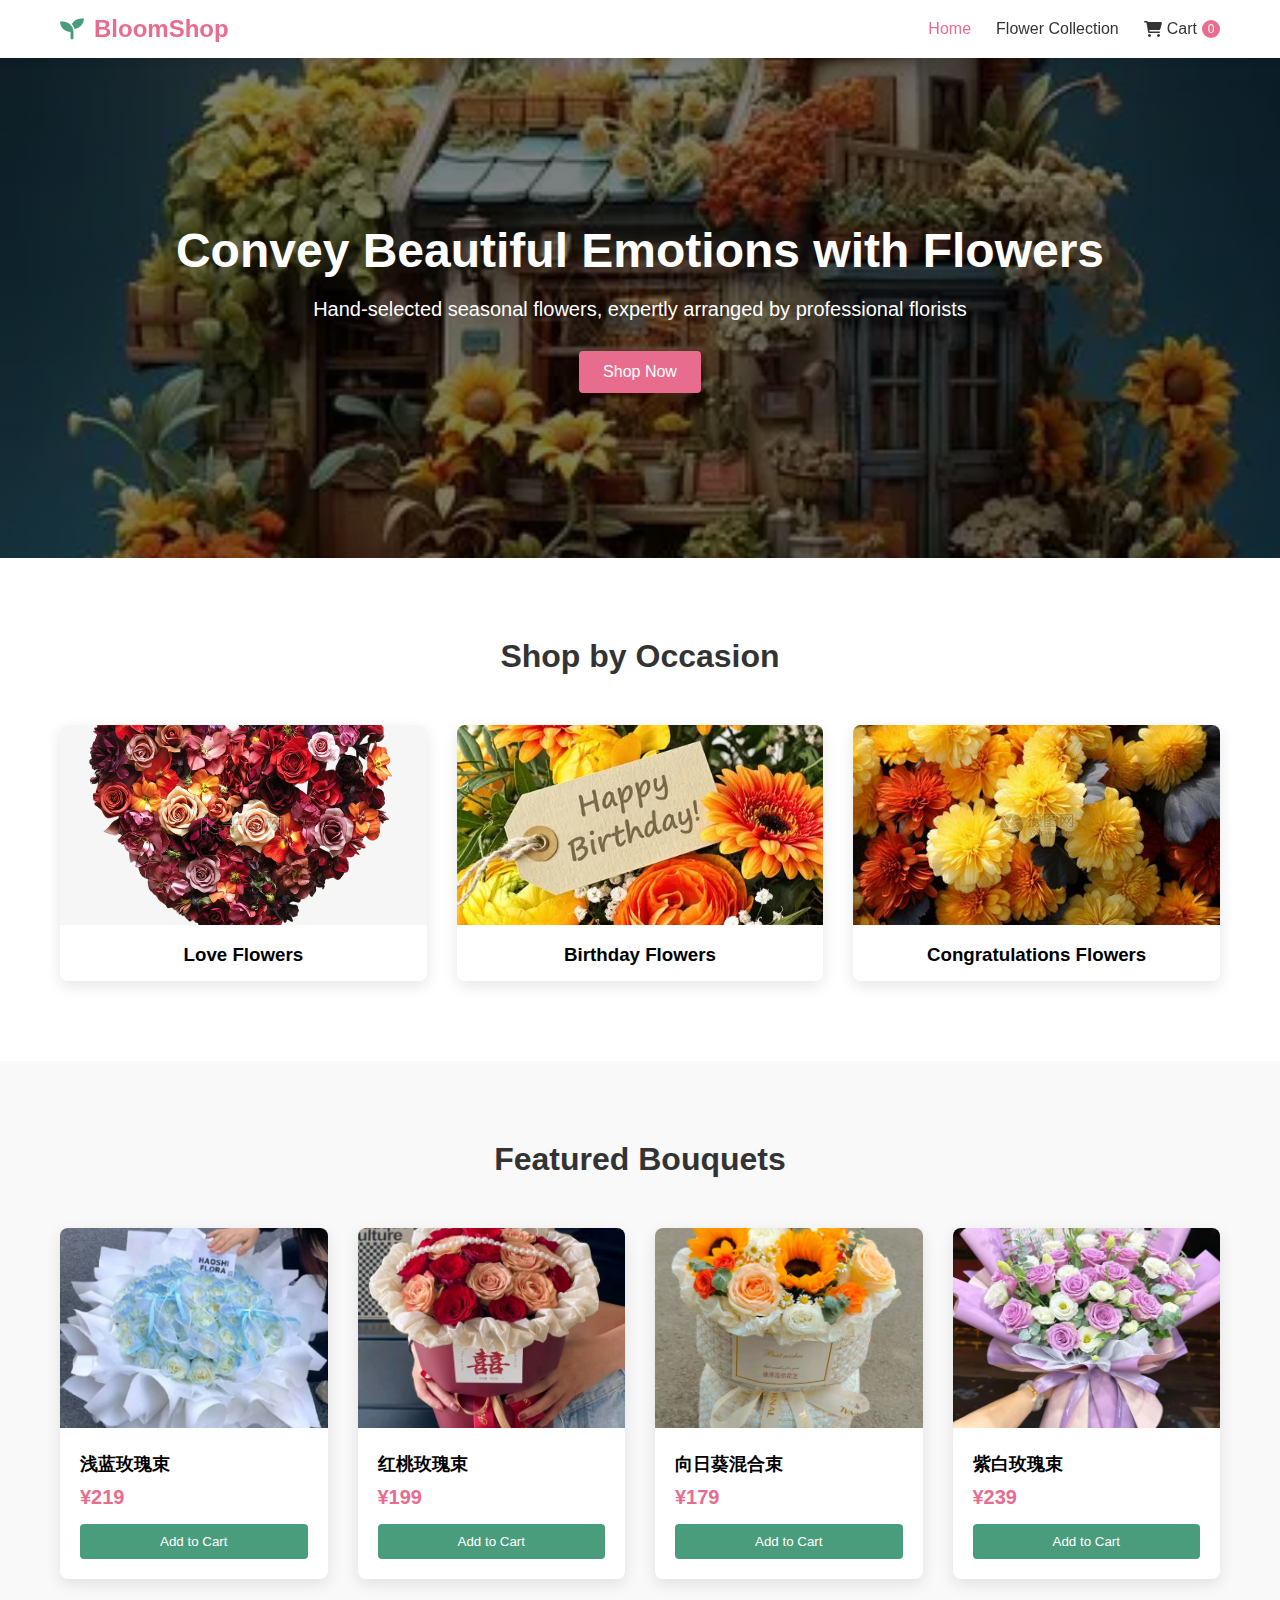
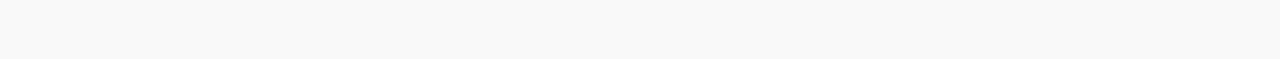
<file: index.html>
<!DOCTYPE html>
<html lang="en">
<head>
    <meta charset="UTF-8">
    <meta name="viewport" content="width=device-width, initial-scale=1.0">
    <title>BloomShop - Online Flower Shop</title>
    <link rel="stylesheet" href="css/style.css">
    <!-- Font Awesome Icon Library -->
    <link rel="stylesheet" href="https://cdnjs.cloudflare.com/ajax/libs/font-awesome/6.0.0/css/all.min.css">
</head>
<body>
    <!-- Navigation Bar -->
    <header class="navbar">
        <div class="container">
            <div class="logo">
                <i class="fas fa-seedling"></i> BloomShop
            </div>
            <nav class="nav-links">
                <a href="index.html" class="active">Home</a>
                <a href="products.html">Flower Collection</a>
                <a href="cart.html">
                    <i class="fas fa-shopping-cart"></i> Cart
                    <span id="cart-count">0</span>
                </a>
            </nav>
        </div>
    </header>

    <!-- Hero Section -->
    <section class="hero">
        <div class="container">
            <h1>Convey Beautiful Emotions with Flowers</h1>
            <p>Hand-selected seasonal flowers, expertly arranged by professional florists</p>
            <a href="products.html" class="btn">Shop Now</a>
        </div>
    </section>

    <!-- Categories Section -->
    <section class="categories">
        <div class="container">
            <h2>Shop by Occasion</h2>
            <div class="category-list">
                <div class="category-item">
                    <img src="images/rose.jpg" alt="Love Flowers">
                    <h3>Love Flowers</h3>
                </div>
                <div class="category-item">
                    <img src="images/birthday.jpg" alt="Birthday Flowers">
                    <h3>Birthday Flowers</h3>
                </div>
                <div class="category-item">
                    <img src="images/congrats.jpg" alt="Congratulations Flowers">
                    <h3>Congratulations Flowers</h3>
                </div>
            </div>
        </div>
    </section>

    <!-- Featured Bouquets Section -->
    <section class="featured-flowers">
        <div class="container">
            <h2>Featured Bouquets</h2>
            <div class="flower-list" id="flower-list">
                <!-- Bouquets will be dynamically generated by JavaScript -->
            </div>
        </div>
    </section>

    <script src="js/flowers.js"></script>
    <script src="js/cart.js"></script>
    <script src="js/index.js"></script>
</body>
</html>
</file>
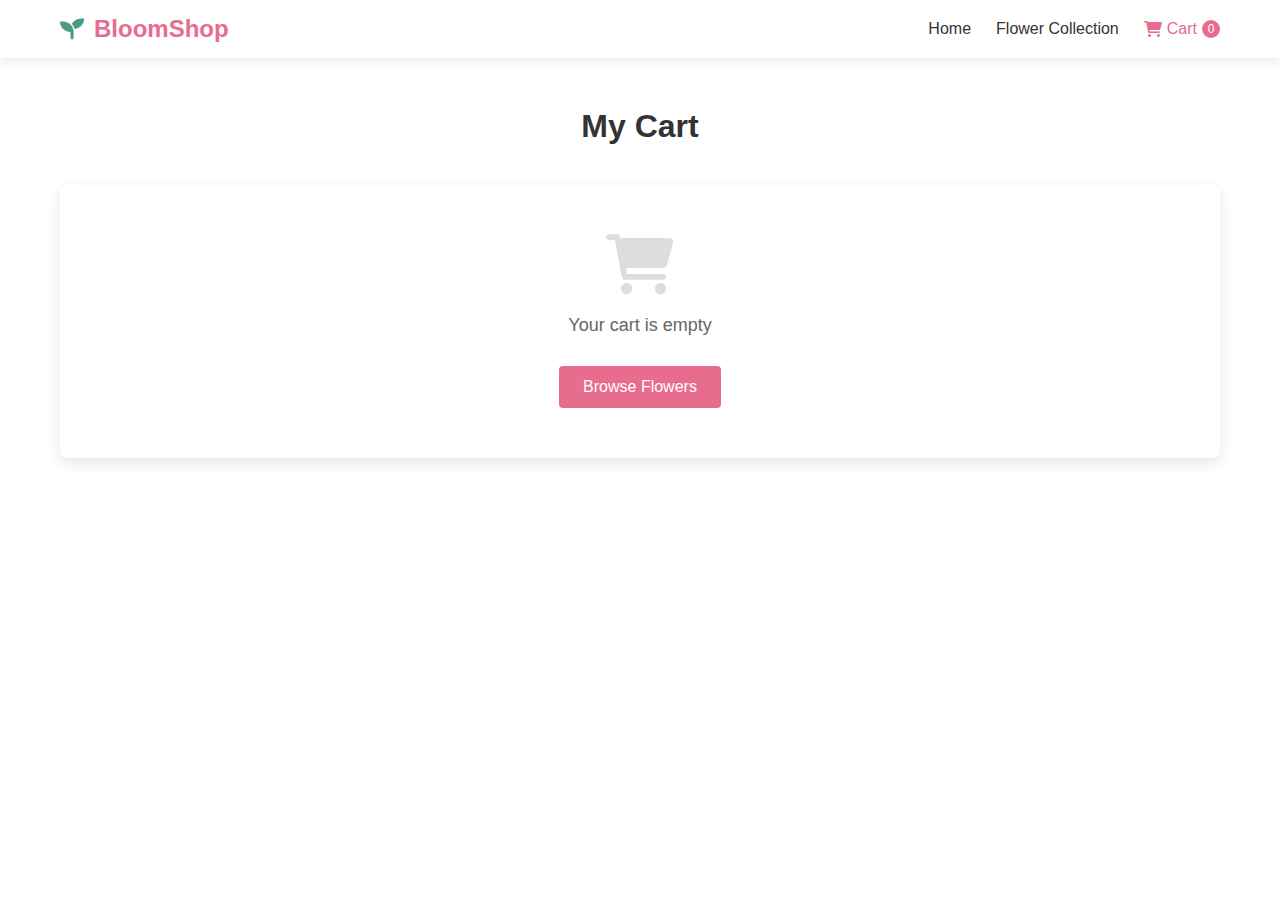
<file: cart.html>
<!DOCTYPE html>
<html lang="en">
<head>
    <meta charset="UTF-8">
    <meta name="viewport" content="width=device-width, initial-scale=1.0">
    <title>Shopping Cart - BloomShop</title>
    <link rel="stylesheet" href="css/style.css">
    <link rel="stylesheet" href="https://cdnjs.cloudflare.com/ajax/libs/font-awesome/6.0.0/css/all.min.css">
</head>
<body>
    <!-- Navigation Bar -->
    <header class="navbar">
        <div class="container">
            <div class="logo">
                <i class="fas fa-seedling"></i> BloomShop
            </div>
            <nav class="nav-links">
                <a href="index.html">Home</a>
                <a href="products.html">Flower Collection</a>
                <a href="cart.html" class="active">
                    <i class="fas fa-shopping-cart"></i> Cart
                    <span id="cart-count">0</span>
                </a>
            </nav>
        </div>
    </header>

    <!-- Shopping Cart Section -->
    <section class="cart-page">
        <div class="container">
            <h1>My Cart</h1>
            
            <div class="cart-container">
                <!-- Displayed when cart is empty -->
                <div id="empty-cart" class="empty-cart">
                    <i class="fas fa-shopping-cart"></i>
                    <p>Your cart is empty</p>
                    <a href="products.html" class="btn">Browse Flowers</a>
                </div>
                
                <!-- Shopping Cart Items List -->
                <div id="cart-items" class="cart-items">
                    <!-- Cart items will be dynamically generated by JavaScript -->
                </div>
                
                <!-- Shopping Cart Summary -->
                <div id="cart-summary" class="cart-summary">
                    <h2>Order Summary</h2>
                    <div class="summary-item">
                        <span>Subtotal:</span>
                        <span id="subtotal">¥0</span>
                    </div>
                    <div class="summary-item">
                        <span>Delivery Fee:</span>
                        <span>¥20</span>
                    </div>
                    <div class="summary-total">
                        <span>Total:</span>
                        <span id="total">¥20</span>
                    </div>
                    <button id="checkout-btn" class="btn">Checkout</button>
                    <button id="clear-cart-btn" class="btn btn-secondary">Clear Cart</button>
                </div>
            </div>
        </div>
    </section>

    <script src="js/flowers.js"></script>
    <script src="js/cart.js"></script>
    <script src="js/cart-page.js"></script>
</body>
</html>
</file>
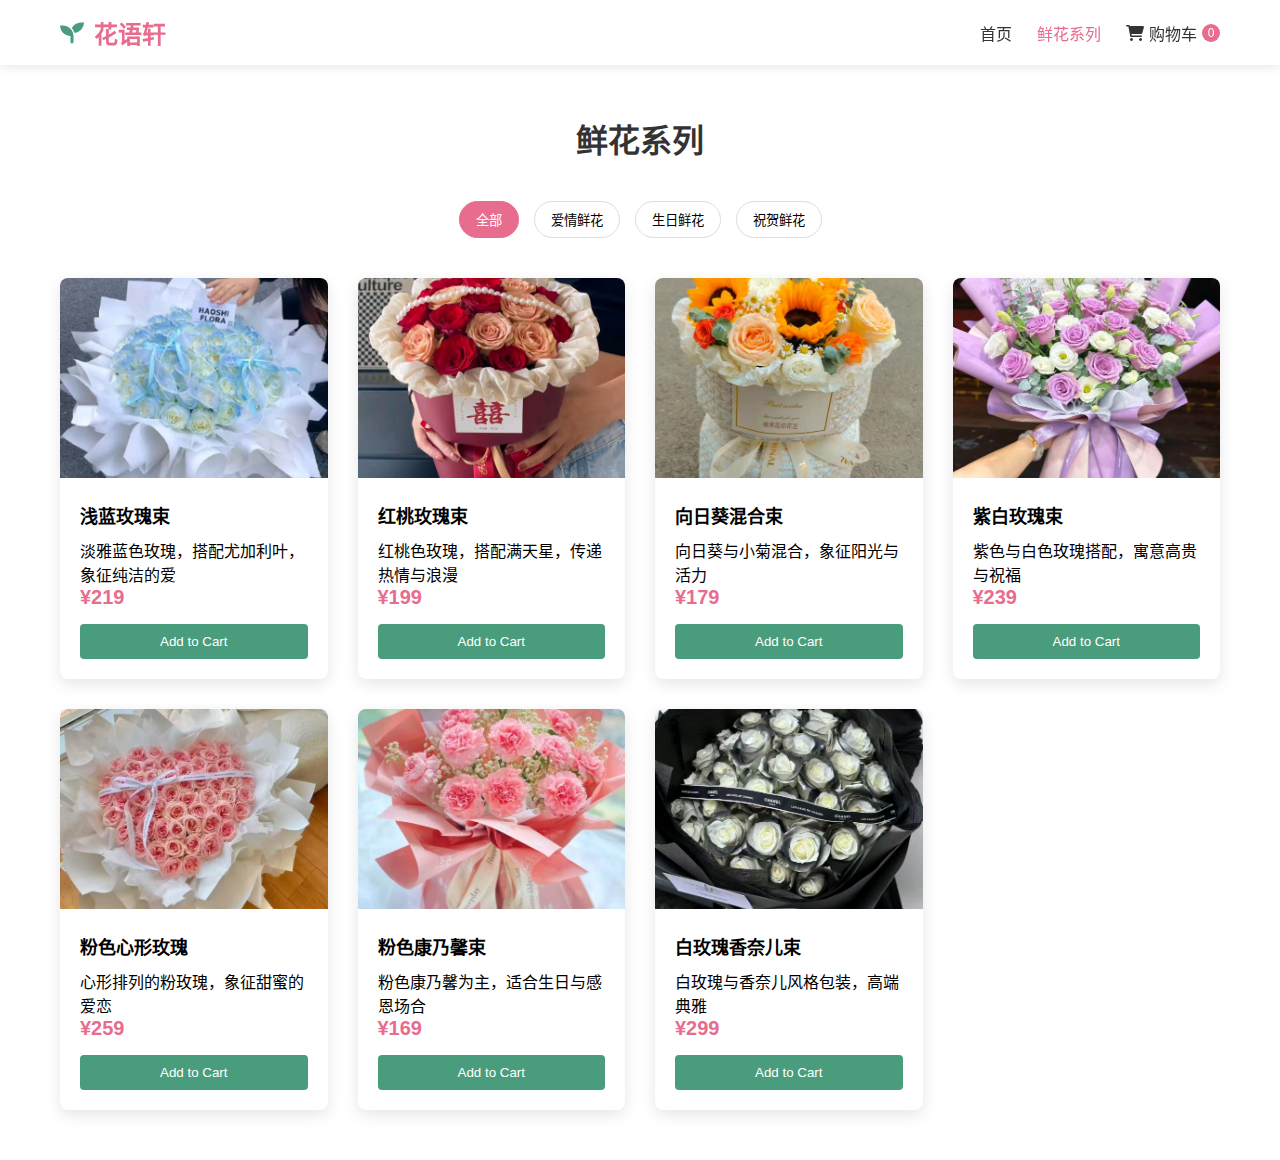
<file: products.html>
<!DOCTYPE html>
<html lang="zh-CN">
<head>
    <meta charset="UTF-8">
    <meta name="viewport" content="width=device-width, initial-scale=1.0">
    <title>鲜花系列 - 花语轩</title>
    <link rel="stylesheet" href="css/style.css">
    <link rel="stylesheet" href="https://cdnjs.cloudflare.com/ajax/libs/font-awesome/6.0.0/css/all.min.css">
</head>
<body>
    <!-- 导航栏 -->
    <header class="navbar">
        <div class="container">
            <div class="logo">
                <i class="fas fa-seedling"></i> 花语轩
            </div>
            <nav class="nav-links">
                <a href="index.html">首页</a>
                <a href="products.html" class="active">鲜花系列</a>
                <a href="cart.html">
                    <i class="fas fa-shopping-cart"></i> 购物车
                    <span id="cart-count">0</span>
                </a>
            </nav>
        </div>
    </header>

    <!-- 商品列表区域 -->
    <section class="products-page">
        <div class="container">
            <h1>鲜花系列</h1>
            
            <!-- 分类筛选 -->
            <div class="filters">
                <button class="filter-btn active" data-category="all">全部</button>
                <button class="filter-btn" data-category="爱情">爱情鲜花</button>
                <button class="filter-btn" data-category="生日">生日鲜花</button>
                <button class="filter-btn" data-category="祝贺">祝贺鲜花</button>
            </div>
            
            <!-- 商品列表 -->
            <div class="flower-list" id="all-flowers">
                <!-- 花束会通过JavaScript动态生成 -->
            </div>
        </div>
    </section>

    <script src="js/flowers.js"></script>
    <script src="js/cart.js"></script>
    <script src="js/products.js"></script>
</body>
</html>
</file>
<file: css/style.css>
/* 基础样式 */
* {
    margin: 0;
    padding: 0;
    box-sizing: border-box;
    font-family: 'Arial', sans-serif;
}

.container {
    max-width: 1200px;
    margin: 0 auto;
    padding: 0 20px;
}

/* 导航栏样式 */
.navbar {
    background-color: white;
    box-shadow: 0 2px 10px rgba(0,0,0,0.1);
    padding: 15px 0;
    position: sticky;
    top: 0;
    z-index: 100;
}

.navbar .container {
    display: flex;
    justify-content: space-between;
    align-items: center;
}

.logo {
    font-size: 24px;
    font-weight: bold;
    color: #e86c8d;
    display: flex;
    align-items: center;
    gap: 10px;
}

.logo i {
    color: #4a9d7c;
}

.nav-links {
    display: flex;
    gap: 25px;
}

.nav-links a {
    text-decoration: none;
    color: #333;
    font-weight: 500;
    transition: color 0.3s;
    display: flex;
    align-items: center;
    gap: 5px;
}

.nav-links a:hover, .nav-links a.active {
    color: #e86c8d;
}

#cart-count {
    background-color: #e86c8d;
    color: white;
    font-size: 12px;
    width: 18px;
    height: 18px;
    border-radius: 50%;
    display: flex;
    align-items: center;
    justify-content: center;
}

/* 主横幅样式 */
.hero {
    background: linear-gradient(rgba(0,0,0,0.5), rgba(0,0,0,0.5)), url('../images/hero.jpg');
    background-size: cover;
    background-position: center;
    height: 500px;
    display: flex;
    align-items: center;
    color: white;
    text-align: center;
}

.hero h1 {
    font-size: 48px;
    margin-bottom: 20px;
}

.hero p {
    font-size: 20px;
    margin-bottom: 30px;
}

.btn {
    display: inline-block;
    background-color: #e86c8d;
    color: white;
    padding: 12px 24px;
    border-radius: 4px;
    text-decoration: none;
    font-weight: 500;
    transition: background-color 0.3s;
}

.btn:hover {
    background-color: #d05a7b;
}

/* 分类样式 */
.categories {
    padding: 80px 0;
}

.categories h2 {
    text-align: center;
    font-size: 32px;
    margin-bottom: 50px;
    color: #333;
}

.category-list {
    display: grid;
    grid-template-columns: repeat(auto-fit, minmax(250px, 1fr));
    gap: 30px;
}

.category-item {
    border-radius: 8px;
    overflow: hidden;
    box-shadow: 0 5px 15px rgba(0,0,0,0.1);
    transition: transform 0.3s;
}

.category-item:hover {
    transform: translateY(-10px);
}

.category-item img {
    width: 100%;
    height: 200px;
    object-fit: cover;
}

.category-item h3 {
    text-align: center;
    padding: 15px;
    background-color: white;
}

/* 花束列表样式 */
.featured-flowers {
    padding: 80px 0;
    background-color: #f9f9f9;
}

.featured-flowers h2 {
    text-align: center;
    font-size: 32px;
    margin-bottom: 50px;
    color: #333;
}

.flower-list {
    display: grid;
    grid-template-columns: repeat(auto-fit, minmax(250px, 1fr));
    gap: 30px;
}

.flower-card {
    background-color: white;
    border-radius: 8px;
    overflow: hidden;
    box-shadow: 0 5px 15px rgba(0,0,0,0.1);
}

.flower-card img {
    width: 100%;
    height: 200px;
    object-fit: cover;
}

.flower-info {
    padding: 20px;
}

.flower-info h3 {
    font-size: 18px;
    margin-bottom: 10px;
}

.flower-price {
    color: #e86c8d;
    font-size: 20px;
    font-weight: bold;
    margin-bottom: 15px;
}

.add-to-cart-btn {
    background-color: #4a9d7c;
    color: white;
    border: none;
    padding: 10px 15px;
    border-radius: 4px;
    cursor: pointer;
    width: 100%;
    transition: background-color 0.3s;
}

.add-to-cart-btn:hover {
    background-color: #3a8c6c;
}

/* 商品列表页样式 */
.products-page {
    padding: 50px 0;
}

.products-page h1 {
    text-align: center;
    font-size: 32px;
    margin-bottom: 40px;
    color: #333;
}

.filters {
    display: flex;
    justify-content: center;
    gap: 15px;
    margin-bottom: 40px;
    flex-wrap: wrap;
}

.filter-btn {
    background-color: white;
    border: 1px solid #ddd;
    padding: 8px 16px;
    border-radius: 20px;
    cursor: pointer;
    transition: all 0.3s;
}

.filter-btn.active, .filter-btn:hover {
    background-color: #e86c8d;
    color: white;
    border-color: #e86c8d;
}

/* 购物车页面样式 */
.cart-page {
    padding: 50px 0;
}

.cart-page h1 {
    text-align: center;
    font-size: 32px;
    margin-bottom: 40px;
    color: #333;
}

.cart-container {
    display: grid;
    grid-template-columns: 1fr 300px;
    gap: 30px;
}

@media (max-width: 768px) {
    .cart-container {
        grid-template-columns: 1fr;
    }
}

.cart-items {
    background-color: white;
    border-radius: 8px;
    box-shadow: 0 5px 15px rgba(0,0,0,0.1);
    overflow: hidden;
}

.cart-item {
    display: grid;
    grid-template-columns: 100px 1fr 100px 100px 80px;
    align-items: center;
    padding: 15px;
    border-bottom: 1px solid #eee;
    gap: 15px;
}

@media (max-width: 768px) {
    .cart-item {
        grid-template-columns: 80px 1fr;
        gap: 10px;
    }
}

.cart-item img {
    width: 100%;
    height: 80px;
    object-fit: cover;
    border-radius: 4px;
}

.cart-item-details h3 {
    font-size: 16px;
    margin-bottom: 5px;
}

.cart-item-price {
    color: #e86c8d;
    font-weight: bold;
}

.quantity-control {
    display: flex;
    align-items: center;
    gap: 10px;
}

.quantity-btn {
    width: 30px;
    height: 30px;
    border-radius: 50%;
    border: 1px solid #ddd;
    background-color: white;
    display: flex;
    align-items: center;
    justify-content: center;
    cursor: pointer;
    transition: all 0.3s;
}

.quantity-btn:hover {
    background-color: #f0f0f0;
}

.quantity {
    min-width: 20px;
    text-align: center;
}

.remove-btn {
    color: #ff4d4d;
    background: none;
    border: none;
    cursor: pointer;
    padding: 5px;
    transition: color 0.3s;
}

.remove-btn:hover {
    color: #cc0000;
}

.cart-summary {
    background-color: white;
    border-radius: 8px;
    box-shadow: 0 5px 15px rgba(0,0,0,0.1);
    padding: 20px;
}

.cart-summary h2 {
    font-size: 20px;
    margin-bottom: 20px;
    padding-bottom: 10px;
    border-bottom: 1px solid #eee;
}

.summary-item {
    display: flex;
    justify-content: space-between;
    margin-bottom: 10px;
    padding-bottom: 10px;
    border-bottom: 1px solid #eee;
}

.summary-total {
    display: flex;
    justify-content: space-between;
    margin: 20px 0;
    font-size: 18px;
    font-weight: bold;
}

.btn-secondary {
    background-color: #6c757d;
    margin-top: 10px;
    display: block;
    width: 100%;
    text-align: center;
}

.btn-secondary:hover {
    background-color: #5a6268;
}

.empty-cart {
    text-align: center;
    padding: 50px 0;
    background-color: white;
    border-radius: 8px;
    box-shadow: 0 5px 15px rgba(0,0,0,0.1);
    grid-column: 1 / -1;
}

.empty-cart i {
    font-size: 60px;
    color: #ddd;
    margin-bottom: 20px;
}

.empty-cart p {
    font-size: 18px;
    margin-bottom: 30px;
    color: #666;
}
</file>
